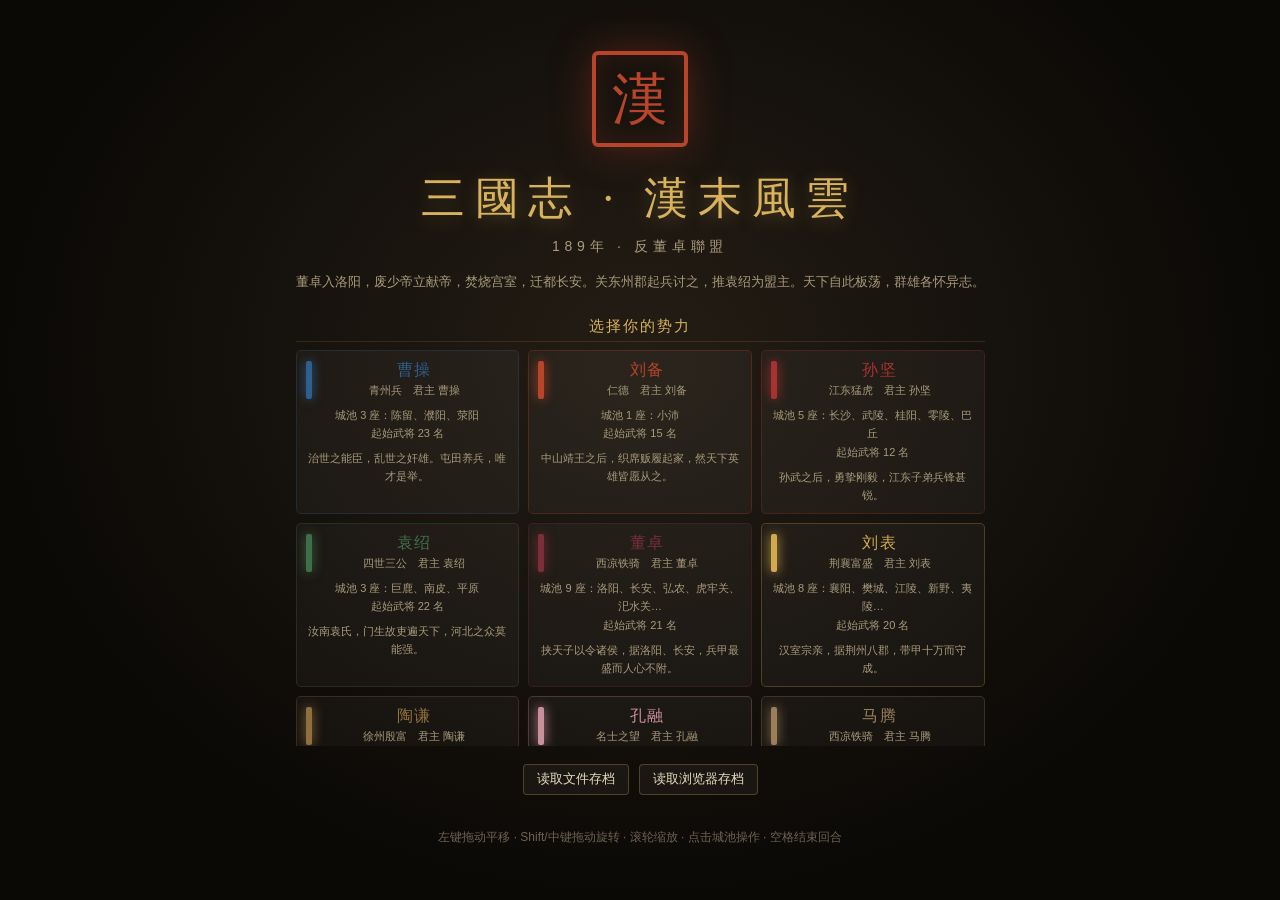
<file: index.html>
<!DOCTYPE html>
<html lang="zh-CN">
<head>
<meta charset="utf-8">
<meta name="viewport" content="width=device-width,initial-scale=1">
<title>三国志 · 汉末风云（Three.js 战棋）</title>
<link rel="stylesheet" href="css/style.css">
</head>
<body>

<!-- ===================== 开场 ===================== -->
<div id="boot" class="overlay show">
  <div class="boot-box">
    <div class="boot-seal">漢</div>
    <h1>三國志 · 漢末風雲</h1>
    <p class="boot-sub">建安风骨 · 沙盘战棋</p>
    <div id="bootProgress" class="boot-progress"><i></i></div>
    <div id="bootStatus" class="boot-status">正在展开舆图……</div>
    <div class="boot-tip">操作：左键拖动平移 · Shift/中键拖动旋转 · 滚轮缩放 · 点击城池/部队查看 · 空格结束回合</div>
  </div>
</div>

<!-- ===================== 主界面 ===================== -->
<div id="app" class="hidden">
  <canvas id="mapCanvas"></canvas>
  <canvas id="battleCanvas" class="hidden"></canvas>

  <!-- 顶栏 -->
  <header id="topbar">
    <div class="tb-left">
      <div id="factionBadge" class="faction-badge">
        <span class="fb-flag"></span>
        <span class="fb-name">—</span>
      </div>
      <div id="dateBox" class="date-box">—</div>
      <div class="res-group" id="resGroup">
        <span class="res res-gold" title="金钱"><i>金</i><b id="resGold">0</b></span>
        <span class="res res-food" title="兵粮"><i>粮</i><b id="resFood">0</b></span>
        <span class="res res-troop" title="总兵力"><i>兵</i><b id="resTroops">0</b></span>
        <span class="res res-city" title="城池"><i>城</i><b id="resCities">0</b></span>
        <span class="res res-gen" title="武将"><i>将</i><b id="resGenerals">0</b></span>
      </div>
    </div>
    <div class="tb-right">
      <button class="btn btn-ghost" id="btnView" title="重新取景，显示整幅地图">全图</button>
      <button class="btn btn-ghost" id="btnRoster">武将</button>
      <button class="btn btn-ghost" id="btnPowers">势力</button>
      <button class="btn btn-ghost" id="btnLog">战报</button>
      <button class="btn btn-ghost" id="btnSave">存档</button>
      <button class="btn btn-ghost" id="btnLoad">读档</button>
      <button class="btn btn-ghost" id="btnHelp">帮助</button>
      <button class="btn btn-primary" id="btnEndTurn">结束回合 <kbd>空格</kbd></button>
    </div>
  </header>

  <!-- 左：势力列表 -->
  <aside id="leftPanel" class="panel">
    <div class="panel-head">天下势力</div>
    <div id="powerList" class="panel-body"></div>
  </aside>

  <!-- 右：城池详情 -->
  <aside id="rightPanel" class="panel">
    <div id="cityPanel" class="city-panel">
      <div class="city-title">
        <span id="cityName">—</span>
        <span id="cityKind" class="tag">—</span>
      </div>
      <div id="cityOwner" class="city-owner">—</div>
      <div id="cityStats" class="city-stats"></div>
      <div id="cityGenerals" class="city-generals"></div>
      <div id="cityActions" class="city-actions"></div>
    </div>
  </aside>

  <!-- 底部提示 -->
  <div id="hintBar" class="hint-bar"></div>

  <!-- 回合结算飘字 -->
  <div id="toastLayer" class="toast-layer"></div>

  <!-- 大地图选中提示 -->
  <div id="mapTip" class="map-tip hidden"></div>
</div>

<!-- ===================== 战斗界面 ===================== -->
<div id="battleUI" class="hidden">
  <div id="battleTop">
    <div class="bt-side">
      <div class="bt-label">攻方</div>
      <div id="btAtkName" class="bt-name">—</div>
      <div id="btAtkTroops" class="bt-troops">—</div>
    </div>
    <div class="bt-mid">
      <div id="btTurn" class="bt-turn">第 1 回合</div>
      <div id="btSideNow" class="bt-sidenow">攻方行动</div>
      <div id="btWeather" class="bt-weather">—</div>
    </div>
    <div class="bt-side right">
      <div class="bt-label">守方</div>
      <div id="btDefName" class="bt-name">—</div>
      <div id="btDefTroops" class="bt-troops">—</div>
    </div>
  </div>

  <div id="battleLog" class="battle-log"></div>
  <div id="unitPanel" class="unit-panel hidden"></div>
  <div id="battleOrderBar" class="battle-order-bar">
    <button class="btn btn-sm" id="btWait">待机</button>
    <button class="btn btn-sm" id="btDefend">防御</button>
    <button class="btn btn-sm btn-primary" id="btSpecial">战法</button>
    <button class="btn btn-sm" id="btAuto">自动</button>
    <button class="btn btn-sm" id="btEndSide">结束本方 <kbd>空格</kbd></button>
  </div>
  <div id="battleResult" class="battle-result hidden"></div>
</div>

<!-- ===================== 通用弹窗 ===================== -->
<div id="modal" class="overlay hidden">
  <div class="modal-box">
    <div class="modal-head"><span id="modalTitle">标题</span><button id="modalClose" class="modal-close">✕</button></div>
    <div id="modalBody" class="modal-body"></div>
  </div>
</div>

<div id="tooltip" class="tooltip hidden"></div>

<!-- ===================== 引擎与数据 ===================== -->
<script src="vendor/three.min.js"></script>
<script src="js/mapdata.js"></script>
<script src="js/data_sites.js"></script>
<script src="js/data_factions.js"></script>
<script src="js/data_generals.js"></script>
<script src="js/data_portraits.js"></script>
<script src="js/portrait.js"></script>
<script src="js/portraits.js"></script>
<script src="js/core.js"></script>
<script src="js/slice.js"></script>
<script src="js/battle.js"></script>
<script src="js/save.js"></script>
<script src="js/map3d.js"></script>
<script src="js/battle3d.js"></script>
<script src="js/main.js"></script>
</body>
</html>
</file>
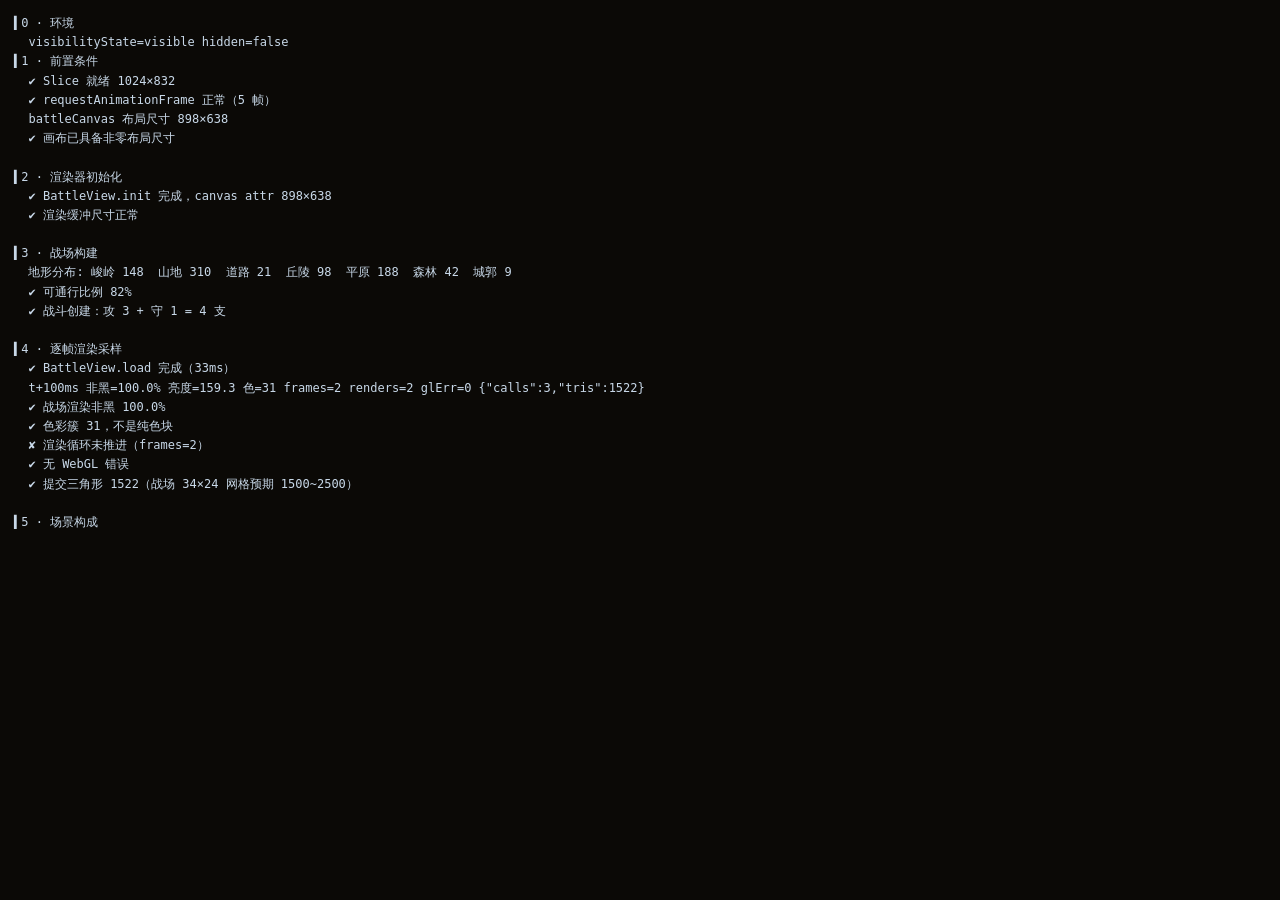
<file: _test/bt.html>
<!DOCTYPE html>
<html lang="zh-CN"><head><meta charset="utf-8"><title>战场渲染排查</title>
<link rel="stylesheet" href="/css/style.css">
<style>#log{position:fixed;inset:0;z-index:9999;background:#0b0906;color:#c8d8e8;font:12px/1.6 Consolas,monospace;padding:14px;overflow:auto;white-space:pre-wrap}
canvas{position:fixed;left:0;top:0;width:700px;height:500px;border:1px solid #444}</style></head>
<body>
<canvas id="mapCanvas"></canvas><canvas id="battleCanvas"></canvas>
<div id="log"></div>
<script>
window.__DIAG={errors:[]};
window.addEventListener('error',e=>window.__DIAG.errors.push(e.message+' @'+e.filename+':'+e.lineno));
window.addEventListener('unhandledrejection',e=>window.__DIAG.errors.push('rej: '+(e.reason&&(e.reason.stack||e.reason.message))));
</script>
<script src="/vendor/three.min.js"></script>
<script src="/js/mapdata.js"></script>
<script src="/js/data_sites.js"></script>
<script src="/js/data_factions.js"></script>
<script src="/js/data_generals.js"></script>
<script src="/js/data_portraits.js"></script>
<script src="/js/portrait.js"></script>
<script src="/js/portraits.js"></script>
<script src="/js/core.js"></script>
<script src="/js/slice.js"></script>
<script src="/js/battle.js"></script>
<script src="/js/battle3d.js"></script>
<script>
const L=[];const out=document.getElementById('log');
const say=(s)=>{L.push(s);out.textContent=L.join('\n');window.__PARTIAL=L.join('\n');};
const B=(s)=>say('\n=== '+s+' ===');
setTimeout(()=>{ if(!window.__DIAG.sent) fetch('/result',{method:'POST',body:(window.__PARTIAL||'(空)')+'\n\nWATCHDOG'}); },60000);

(async()=>{
  say('▍0 · 环境');
  say('  visibilityState='+document.visibilityState+' hidden='+document.hidden);

  const S=GameCore.newState('caocao',window.SANGUO_SCENARIO_189); GameCore.S=S;
  GameCore.buildAdjacency(); GameCore.initWars();
  await Slice.init(); SANGUO_MAP.sampleBattle=Slice.sample;
  const ok=s=>say('  ✔ '+s), bad=s=>say('  ✘ '+s), warn=s=>say('  ! '+s);

  say('▍1 · 前置条件');
  Slice.ready ? ok(`Slice 就绪 ${Slice.size().W}×${Slice.size().H}`) : bad('Slice 未就绪');
  // rAF 是整套渲染的前提；headless 下若被节流，后面所有帧数断言都会误报
  let rafCount=0;
  await new Promise((r)=>{ const tick=()=>{ if(++rafCount>=5) r(); else requestAnimationFrame(tick); }; requestAnimationFrame(tick);
    setTimeout(r, 3000); });
  rafCount>=5 ? ok(`requestAnimationFrame 正常（${rafCount} 帧）`) : bad(`rAF 异常，仅 ${rafCount} 帧`);

  const bcv=document.getElementById('battleCanvas');
  // 隐藏的 canvas clientWidth 为 0，会让 renderer 以 0×0 初始化（这是踩过的坑）
  bcv.classList.remove('hidden');
  bcv.style.cssText='position:fixed;left:0;top:0;width:900px;height:640px';
  await new Promise(r=>requestAnimationFrame(()=>requestAnimationFrame(r)));
  say(`  battleCanvas 布局尺寸 ${bcv.clientWidth}×${bcv.clientHeight}`);
  bcv.clientWidth>0 ? ok('画布已具备非零布局尺寸') : bad('画布尺寸为 0，渲染器会失效');

  say('');
  say('▍2 · 渲染器初始化');
  window.__BT={frames:0,renders:0,glErr:0};
  await BattleView.init(bcv);
  ok(`BattleView.init 完成，canvas attr ${bcv.width}×${bcv.height}`);
  (bcv.width>100 && bcv.height>100) ? ok('渲染缓冲尺寸正常') : bad(`渲染缓冲尺寸异常 ${bcv.width}×${bcv.height}`);

  say('');
  say('▍3 · 战场构建');
  const city=S.cities['luoyang'];
  const field=Battle.buildBattlefield(city.lon,city.lat,'t',{dir:'north',sample:3,road:true});
  const tf={}; field.grid.forEach(t=>tf[t]=(tf[t]||0)+1);
  say('  地形分布: '+Object.entries(tf).map(([k,v])=>Battle.TERRAIN[k].name+' '+v).join('  '));
  const passable=field.grid.filter(t=>t!=='water'&&t!=='peak').length/(field.w*field.h);
  passable>0.5 ? ok(`可通行比例 ${(passable*100).toFixed(0)}%`) : bad(`可通行仅 ${(passable*100).toFixed(0)}%`);
  const gs=GameCore.generalsIn('chenliu').slice(0,3);
  const bt=Battle.createBattle({field,city,
    attacker:{faction:'caocao',name:'曹',units:gs.map(g=>({general:g,troopType:'gun',troops:9000,train:60,morale:75}))},
    defender:{faction:'dongzhuo',name:'董',units:[],cityGarrison:{troops:9000,train:60,morale:75,troopType:'gun'}}});
  bt.units.length===4 ? ok(`战斗创建：攻 3 + 守 1 = ${bt.units.length} 支`) : warn(`战斗单位数 ${bt.units.length}（预期 4）`);

  say('');
  say('▍4 · 逐帧渲染采样');
  const t0=performance.now();
  BattleView.load(bt);
  ok(`BattleView.load 完成（${(performance.now()-t0).toFixed(0)}ms）`);
  let best=null;
  for (const wait of [100,400,900,1800,3000]) {
    await new Promise(r=>setTimeout(r,wait));
    const c=document.createElement('canvas'); c.width=350;c.height=250;
    const x=c.getContext('2d'); x.drawImage(bcv,0,0,350,250);
    const d=x.getImageData(0,0,350,250).data;
    let nb=0,sum=0; const set=new Set();
    for(let i=0;i<d.length;i+=4){const v=d[i]+d[i+1]+d[i+2];sum+=v;if(v>30)nb++;set.add((d[i]>>4)+','+(d[i+1]>>4)+','+(d[i+2]>>4));}
    const ratio=nb/(350*250);
    say(`  t+${wait}ms 非黑=${(ratio*100).toFixed(1)}% 亮度=${(sum/(350*250*3)).toFixed(1)} 色=${set.size} frames=${window.__BT.frames} renders=${window.__BT.renders} glErr=${window.__BT.glErr} ${JSON.stringify(window.__BT.info||{})}`);
    if (!best || ratio>best.ratio) best={ratio, colors:set.size, url:c.toDataURL('image/png'), t:wait};
    if (ratio>0.3) break;
  }
  window.__SHOT=best && best.url;
  (best && best.ratio>0.9) ? ok(`战场渲染非黑 ${(best.ratio*100).toFixed(1)}%`) : bad(`战场渲染非黑仅 ${best?(best.ratio*100).toFixed(1):0}%，疑似全黑`);
  (best && best.colors>20) ? ok(`色彩簇 ${best.colors}，不是纯色块`) : bad(`色彩簇仅 ${best?best.colors:0}，画面可能是纯色`);
  window.__BT.frames>2 ? ok(`渲染循环运行中（frames=${window.__BT.frames} renders=${window.__BT.renders}）`) : bad(`渲染循环未推进（frames=${window.__BT.frames}）`);
  window.__BT.glErr===0 ? ok('无 WebGL 错误') : bad(`WebGL 错误码 ${window.__BT.glErr}`);
  const tris = window.__BT.info ? window.__BT.info.tris : 0;
  (tris>500 && tris<50000) ? ok(`提交三角形 ${tris}（战场 34×24 网格预期 1500~2500）`) : warn(`提交三角形 ${tris} 偏离预期`);

  say('');
  say('▍5 · 场景构成');
  const sc=BattleView.scene;
  const unitLayer=sc.children.filter(o=>o.type==='Group');
  ok(`场景对象 ${sc.children.length} 个，其中 Group ${unitLayer.length} 个`);
  sc.children.some(o=>o.type==='Mesh'&&o.geometry&&o.geometry.index&&o.geometry.index.count>1000)
    ? ok('存在地形网格（索引数 > 1000）') : bad('未找到地形网格');
  const cam=BattleView.cam;
  say(`  相机 dist=${cam.dist} phi=${cam.phi} target=(${cam.target.x.toFixed(1)},${cam.target.y.toFixed(1)},${cam.target.z.toFixed(1)})`);
  (cam.dist>5 && cam.dist<200) ? ok('相机距离合理') : bad(`相机距离异常 ${cam.dist}`);

  say('');
  say('▍6 · 战法特效');
  BattleView.spawnFx('fire',10,10); BattleView.spawnFx('slash',12,12); BattleView.spawnFx('impact',14,12); BattleView.spawnFx('banner',12,10);
  const fxMeshes = () => BattleView.scene.children.reduce((n,o)=>n + (o.children?o.children.length:0), 0);
  const fxN = fxMeshes();
  await new Promise(r=>setTimeout(r,300));
  fxN > 0 ? ok(`四类特效（fire/slash/impact/banner）生成无异常，场景内 mesh ${fxN} 个`) : warn('特效未生成到场景中（可能已到期回收）');

  say('');
  const errs=window.__DIAG.errors;
  errs.length ? errs.forEach(e=>bad(e)) : ok('全程无 JS 错误');
  window.__DIAG.sent=true;
  await fetch('/result',{method:'POST',body:L.join('\n')});
  if(window.__SHOT) await fetch('/shot',{method:'POST',body:window.__SHOT});
  document.title='DONE';
})();

</script></body></html>
</file>
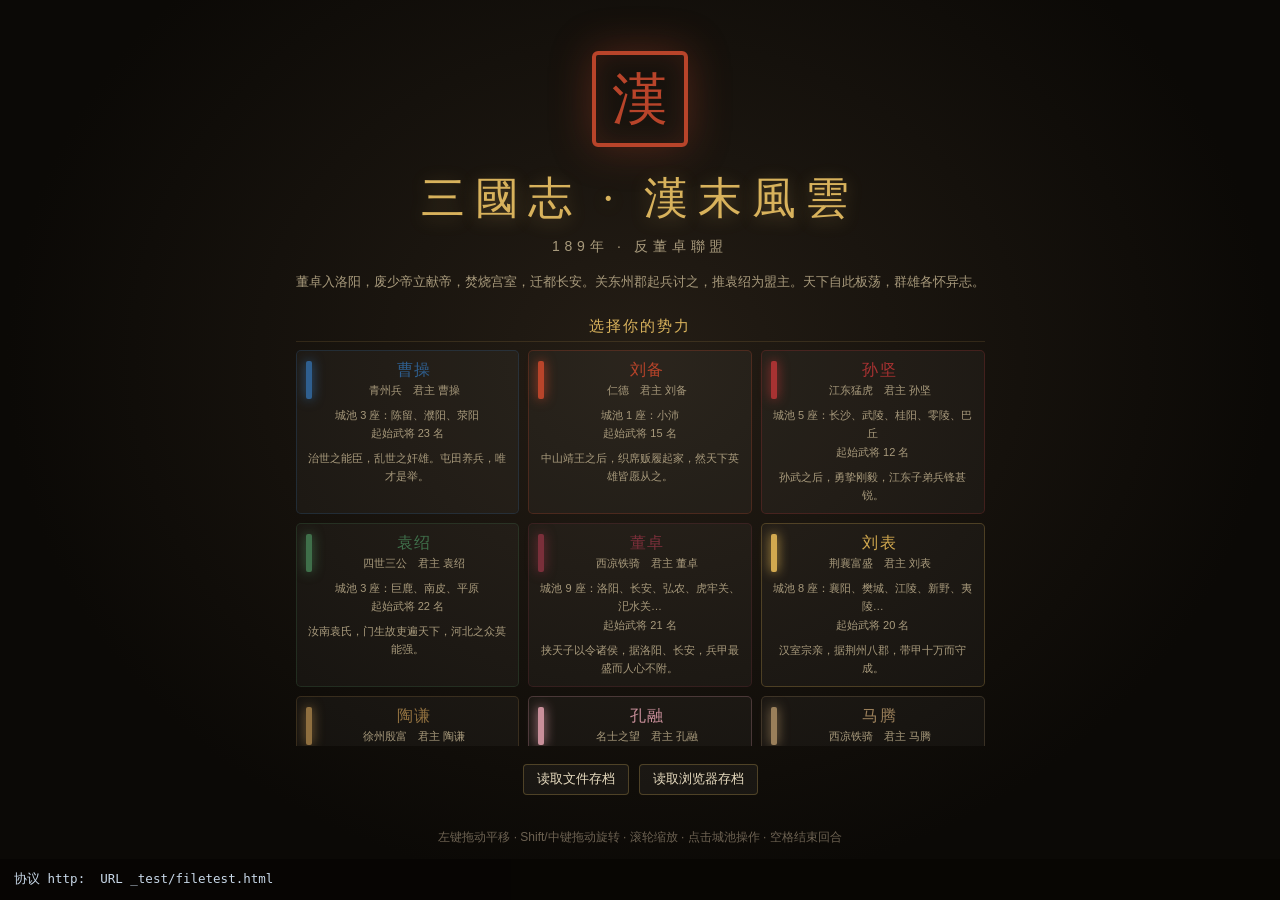
<file: _test/filetest.html>
<!DOCTYPE html>
<html lang="zh-CN"><head><meta charset="utf-8"><title>file 测试</title>
<style>html,body{margin:0;height:100%;overflow:hidden;background:#111}
#fr{position:fixed;left:0;top:0;width:100%;height:100%;border:0}
#log{position:fixed;left:0;bottom:0;width:100%;max-height:52%;z-index:99999;background:rgba(8,6,4,.93);color:#c8d8e8;
font:12.5px/1.65 Consolas,"Microsoft YaHei",monospace;padding:10px 14px;overflow:auto;white-space:pre-wrap}
.ok{color:#7ad0a8}.err{color:#ff7a5a}.warn{color:#e8c05a}</style></head>
<body>
<iframe id="fr" src="../index.html"></iframe>
<div id="log">file:// 测试启动…</div>
<script>
const L=[];const out=document.getElementById('log');
const say=(s,c)=>{L.push(c?'<span class="'+c+'">'+s+'</span>':s);out.innerHTML=L.join('\n');out.scrollTop=out.scrollHeight;};
const ok=s=>say('✔ '+s,'ok'),bad=s=>say('✘ '+s,'err'),warn=s=>say('! '+s,'warn');
const wait=ms=>new Promise(r=>setTimeout(r,ms));
const T0=Date.now();
(async()=>{
  try{
    say('协议 '+location.protocol+'  URL '+location.pathname.split('/').slice(-2).join('/'));
    const W=fr.contentWindow;
    const errs=[];
    W.addEventListener('error',e=>errs.push(e.message+' @'+(e.filename||'').split(/[\\/]/).pop()+':'+e.lineno));
    W.addEventListener('unhandledrejection',e=>errs.push('promise: '+(e.reason&&(e.reason.message||e.reason))));
    await new Promise(r=>{ if(fr.contentDocument.readyState==='complete') r(); else fr.onload=r; });
    await wait(3500);
    const D=fr.contentDocument;
    const need=['THREE','SANGUO_MAP','GameCore','Battle','SaveSys','MapView','BattleView','Portraits','Slice'];
    const miss=need.filter(n=>!W[n]);
    miss.length?bad('模块缺失: '+miss.join(',')):ok('全部 '+need.length+' 个模块就绪');
    const cards=D.querySelectorAll('#startCards .card');
    cards.length?ok('势力卡片 '+cards.length+' 张'):bad('势力卡片未渲染');
    const c=[...cards].find(x=>x.dataset.fid==='caocao');
    if(c){ c.click(); await wait(6500); }
    !D.getElementById('app').classList.contains('hidden')?ok('主界面已显示'):bad('主界面隐藏');
    const cv=D.getElementById('mapCanvas');
    say('canvas '+cv.width+'x'+cv.height);
    const h1=W.MapView.terrainHeightAt(104.07,30.66);
    h1>5?ok('内嵌高程 PNG 解码成功（成都 '+h1.toFixed(2)+'）'):bad('高程解码失败 h='+h1);
    await wait(2500);
    const sc=document.createElement('canvas');sc.width=520;sc.height=390;
    sc.getContext('2d').drawImage(cv,0,0,520,390);
    const dd=sc.getContext('2d').getImageData(0,0,520,390).data;
    let nb=0;for(let i=0;i<dd.length;i+=4)if(dd[i]+dd[i+1]+dd[i+2]>30)nb++;
    nb>520*390*0.5?ok('地图渲染正常（非黑 '+(nb/(520*390)*100).toFixed(1)+'%）'):bad('地图几乎全黑 '+(nb/(520*390)*100).toFixed(1)+'%');
    const img=await W.Portraits.get('关羽');
    img?ok('真实武将头像加载成功 '+img.width+'x'+img.height):bad('头像加载失败');
    const cc=document.createElement('canvas');cc.width=96;cc.height=96;
    await W.Portraits.paint(cc,W.GameCore.S.generals[Object.keys(W.GameCore.S.generals)[0]],{size:96});
    const pd=cc.getContext('2d').getImageData(0,0,96,96).data;
    let nz=0;for(let i=0;i<pd.length;i+=4)if(pd[i]+pd[i+1]+pd[i+2]>40)nz++;
    nz>96*96*0.5?ok('头像绘制正常（非空 '+(nz/(96*96)*100).toFixed(0)+'%）'):warn('头像偏空 '+(nz/(96*96)*100).toFixed(0)+'%');
    const before=D.getElementById('dateBox').textContent;
    D.getElementById('btnEndTurn').click();
    await wait(5000);
    const after=D.getElementById('dateBox').textContent;
    before!==after?ok('回合推进 '+before+' → '+after):warn('回合未推进');
    const ser=W.SaveSys.serialize();
    ok('存档序列化 '+(JSON.stringify(ser).length/1024).toFixed(0)+' KB');
    say('  '+W.SaveSys.saveLocal(0).msg);
    errs.length?errs.forEach(e=>bad(e)):ok('file:// 下无 JS 错误');
    say('');
    say((errs.length?'<span class="err">FAILED</span>':'<span class="ok">ALL PASS</span>')+'   耗时 '+((Date.now()-T0)/1000).toFixed(1)+'s');
    document.title = errs.length ? ('FILETEST-FAIL-'+errs.length) : 'FILETEST-PASS';
  }catch(e){ bad('测试异常: '+e.message); say(String(e.stack||'').slice(0,400)); document.title='FILETEST-ERROR'; }
  window.__DONE=true;
})();
</script></body></html>
</file>
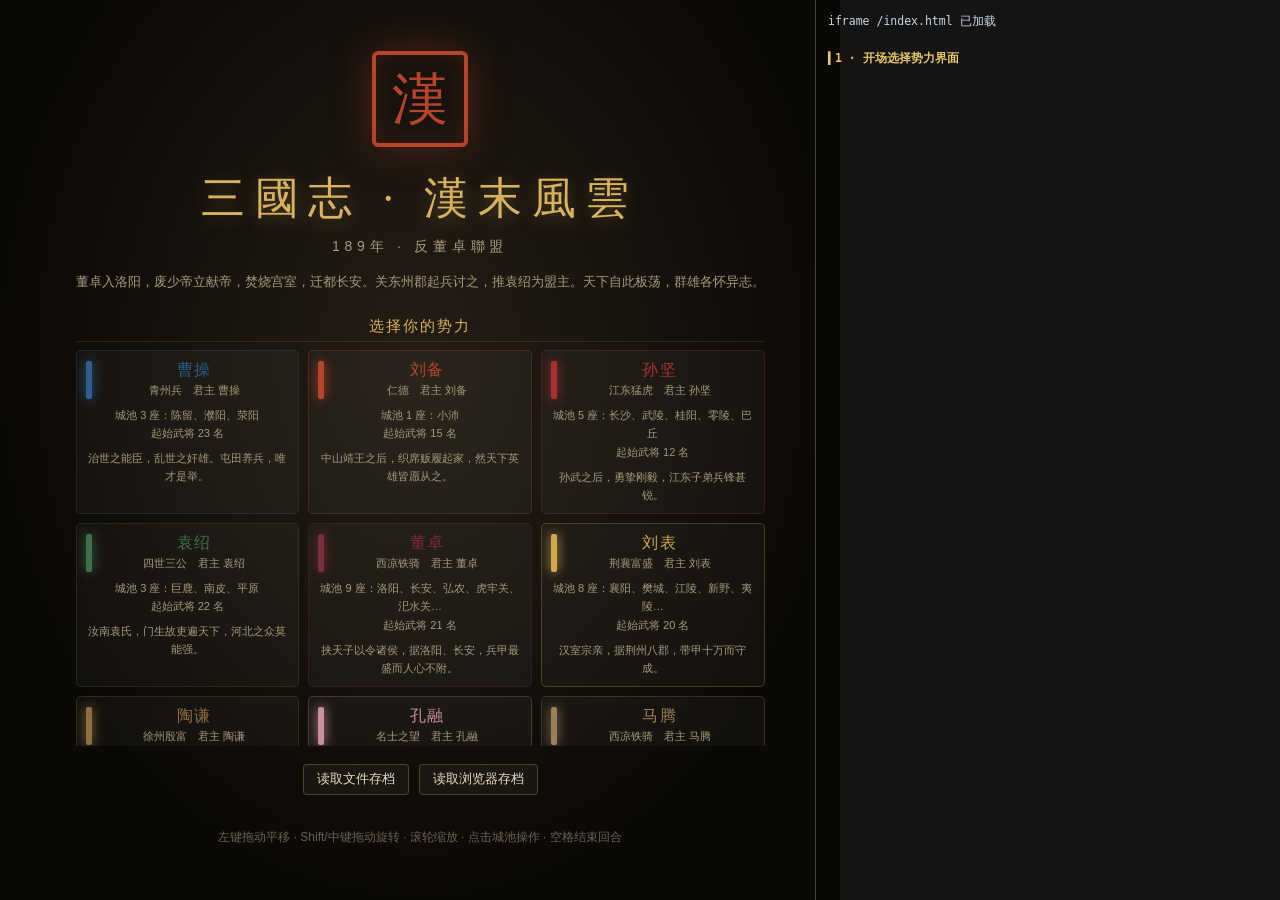
<file: _test/ui.html>
<!DOCTYPE html>
<html lang="zh-CN"><head><meta charset="utf-8"><title>真实入口页测试</title>
<style>#log{position:fixed;right:0;top:0;width:440px;bottom:0;z-index:99999;background:rgba(8,6,4,.94);color:#c8d8e8;
font:11.5px/1.6 Consolas,"Microsoft YaHei",monospace;padding:12px;overflow:auto;white-space:pre-wrap;border-left:1px solid #443}
#log b{color:#e8c86a}.ok{color:#7ad0a8}.err{color:#ff7a5a}.warn{color:#e8c05a}</style>
</head>
<body>
<iframe id="fr" src="/index.html" style="position:fixed;left:0;top:0;width:calc(100% - 440px);height:100%;border:0"></iframe><div id="log"></div>
<script>
window.__DIAG={sent:false};
const L=[];const out=document.getElementById('log');
const say=(s,c)=>{L.push(c?'<span class="'+c+'">'+s+'</span>':s);out.innerHTML=L.join('\n');window.__PARTIAL=L.join('\n');};
const ok=s=>say('  <span class="ok">✔</span> '+s), bad=s=>say('  <span class="err">✘ '+s+'</span>'), warn=s=>say('  <span class="warn">! '+s+'</span>');
const head=s=>say('\n<b>▍'+s+'</b>');
setTimeout(()=>{ if(!window.__DIAG||!window.__DIAG.sent) fetch('/result',{method:'POST',body:(window.__PARTIAL||'(空)')+'\n\nWATCHDOG'}); },110000);

const fr=document.getElementById('fr');
const wait=(ms)=>new Promise(r=>setTimeout(r,ms));
function shot(cv,w,h){const c=document.createElement('canvas');c.width=w;c.height=h;c.getContext('2d').drawImage(cv,0,0,w,h);return c;}
async function post(cv,w,h,label){ const c=shot(cv,w,h); await fetch('/shot',{method:'POST',body:c.toDataURL('image/png')}); say('    · 截图 '+label); }

(async()=>{
 try{
  await new Promise(r=>{ fr.onload=r; });
  say('iframe /index.html 已加载');
  const W=fr.contentWindow, D=fr.contentDocument;

  // 收集 iframe 内错误
  const errs=[];
  W.addEventListener('error',e=>errs.push('err: '+e.message));
  W.addEventListener('unhandledrejection',e=>errs.push('rej: '+(e.reason&&(e.reason.message||e.reason))));

  head('1 · 开场选择势力界面');
  await wait(3500);
  const boot=D.getElementById('boot');
  say('  #boot class = "'+boot.className+'"  文本长度 '+boot.textContent.length);
  const cards=D.querySelectorAll('#startCards .card');
  ok(`势力选择卡片 ${cards.length} 张: ${[...cards].slice(0,6).map(c=>c.querySelector('.card-t').textContent).join('、')}…`);
  const bootSeal=D.querySelector('.boot-seal');
  say('  印章元素 '+(bootSeal?'存在':'缺失')+'  标题 "'+(D.querySelector('.boot-box h1')||{}).textContent+'"');

  head('2 · 点击"曹操"开局');
  const caocao=[...cards].find(c=>c.dataset.fid==='caocao');
  if(!caocao){ bad('找不到曹操卡片'); throw new Error('no caocao card'); }
  caocao.click();
  await wait(5000);
  const app=D.getElementById('app');
  say('  #app class = "'+app.className+'"');
  !app.classList.contains('hidden') ? ok('主界面已显示') : bad('主界面仍隐藏');
  const cv=D.getElementById('mapCanvas');
  say('  mapCanvas 尺寸 attr='+cv.width+'x'+cv.height+' css='+cv.clientWidth+'x'+cv.clientHeight);

  head('3 · 顶栏数据');
  const g=(id)=>(D.getElementById(id)||{}).textContent;
  say(`  势力="${g('factionBadge').replace(/\s+/g,'')}"  日期="${g('dateBox')}"`);
  say(`  金=${g('resGold')}  粮=${g('resFood')}  兵=${g('resTroops')}  城=${g('resCities')}  将=${g('resGenerals')}`);
  (g('resCities')==='3') ? ok('曹操初始 3 城，符合剧本') : warn('城数='+g('resCities')+'（预期 3）');

  head('4 · 势力列表');
  const pr=D.querySelectorAll('#powerList .power-row');
  ok(`势力列表 ${pr.length} 行`);
  say('  前 5 行: '+[...pr].slice(0,5).map(r=>r.textContent.replace(/\s+/g,' ').trim()).join(' | '));

  head('5 · 地图渲染');
  await wait(2500);
  const st=(()=>{const c=shot(cv,400,300);const d=c.getContext('2d').getImageData(0,0,400,300).data;
    let nb=0,sum=0;const set=new Set();for(let i=0;i<d.length;i+=4){const v=d[i]+d[i+1]+d[i+2];sum+=v;if(v>30)nb++;set.add((d[i]>>4)+','+(d[i+1]>>4)+','+(d[i+2]>>4));}
    return {ratio:nb/(400*300),bright:sum/(400*300*3),colors:set.size,url:c.toDataURL('image/png')};})();
  say(`  非黑=${(st.ratio*100).toFixed(1)}%  亮度=${st.bright.toFixed(1)}  色彩簇=${st.colors}`);
  st.ratio>0.6 ? ok('战略地图渲染正常') : bad('地图渲染异常');
  await fetch('/shot',{method:'POST',body:st.url}); say('    · 截图 开局地图');

  head('6 · 点击城池打开面板');
  // 用 MapView 的 API 直接选中城池（等价于点击）
  W.MapView.focusOn(114.5,34.7,20);
  await wait(1500);
  // 触发 pick：直接调用 MainUI 内部不可见，改为点 canvas 中心
  const rect=cv.getBoundingClientRect();
  const ev=(type,x,y)=>cv.dispatchEvent(new W.MouseEvent(type,{clientX:x,clientY:y,bubbles:true,button:0}));
  // 用 pointer 事件序列模拟点击
  const px=rect.left+rect.width*0.5, py=rect.top+rect.height*0.55;
  cv.dispatchEvent(new W.PointerEvent('pointerdown',{clientX:px,clientY:py,bubbles:true,button:0,pointerId:1}));
  cv.dispatchEvent(new W.PointerEvent('pointerup',{clientX:px,clientY:py,bubbles:true,button:0,pointerId:1}));
  await wait(2200);
  const cn=g('cityName');
  say('  城池面板 #cityName = "'+cn+'"');
  if(cn && cn!=='—'){
    ok('点击城池成功打开面板');
    say('  归属: "'+g('cityOwner').replace(/\s+/g,' ').trim()+'"');
    const stats=D.querySelectorAll('#cityStats .stat');
    ok(`城池属性行 ${stats.length} 项`);
    const chips=D.querySelectorAll('#cityGenerals .gen-chip');
    say(`  武将格 ${chips.length} 个`);
    const acts=D.querySelectorAll('#cityActions .btn');
    ok(`内政/军事按钮 ${acts.length} 个: ${[...acts].map(b=>b.textContent).join(' ')}`);
    // 检查头像是否真的画上了（非空白）
    if(chips.length){
      const cc=chips[0].querySelector('canvas');
      const dd=cc.getContext('2d').getImageData(0,0,cc.width,cc.height).data;
      let nz=0;for(let i=0;i<dd.length;i+=4)if(dd[i]+dd[i+1]+dd[i+2]>40)nz++;
      const pct=nz/(cc.width*cc.height)*100;
      pct>60?ok(`武将头像已绘制（非空 ${pct.toFixed(0)}%，尺寸 ${cc.width}×${cc.height}）`):warn(`头像偏空 ${pct.toFixed(0)}%`);
      say('  武将: '+[...chips].map(c=>c.textContent.trim()).join(' '));
    }
    await post(cv,400,300,'城池面板');
  } else bad('未能打开城池面板');

  head('7 · 弹窗：武将 / 势力 / 战报 / 帮助 / 存档');
  for(const [id,label] of [['btnRoster','武将名册'],['btnPowers','势力'],['btnLog','战报'],['btnHelp','帮助'],['btnSave','存档']]){
    D.getElementById(id).click();
    await wait(700);
    const mb=D.getElementById('modal'), mtitle=D.getElementById('modalTitle').textContent;
    const mbody=D.getElementById('modalBody');
    const vis=!mb.classList.contains('hidden');
    const cards=mbody.querySelectorAll('.card').length, rows=mbody.querySelectorAll('.kv').length;
    vis?ok(`${label} 弹窗打开（标题"${mtitle}"，卡片 ${cards}，条目 ${rows}，正文 ${mbody.textContent.length} 字）`):bad(`${label} 弹窗未打开`);
    if(vis) await post(cv,10,10,label+'（忽略）').catch(()=>{});
    D.getElementById('modalClose').click();
    await wait(300);
  }

  head('8 · 结束回合（含 AI）');
  const before=g('dateBox');
  D.getElementById('btnEndTurn').click();
  await wait(6000);
  const after=g('dateBox');
  say(`  日期 "${before}" -> "${after}"`);
  before!==after?ok('回合推进成功'):bad('回合未推进');
  say('  资源: 金='+g('resGold')+' 粮='+g('resFood')+' 兵='+g('resTroops'));
  const toasts=D.querySelectorAll('#toastLayer .toast');
  say(`  提示条 ${toasts.length} 条: ${[...toasts].slice(0,3).map(t=>t.textContent).join(' | ')}`);

  head('9 · 存档导出');
  // 直接测 SaveSys
  const ser=W.SaveSys.serialize();
  ok(`序列化成功 ${(JSON.stringify(ser).length/1024).toFixed(0)} KB  势力=${ser.meta.playerName} ${ser.meta.year}年${ser.meta.month}月`);
  const lr=W.SaveSys.saveLocal(3);
  const lret=W.SaveSys.loadLocal(3);
  lret.ok?ok('浏览器存档往返成功'):bad('浏览器存档失败: '+lr.msg);
  say('  SaveSys.download 存在: '+(typeof W.SaveSys.download==='function'));

  head('10 · 战斗场景');
  // 直接在 iframe 内构造一场战斗
  try{
    const S=W.GameCore.S;
    const cap=W.GameCore.factionCities('caocao')[0];
    const tgt=Object.values(S.cities).find(c=>c.owner!=='caocao'&&c.owner!=='neutral');
    const gs=W.GameCore.generalsIn(cap.id).filter(x=>!x.army).slice(0,3);
    const fa=W.GameCore.formArmy('caocao',cap.id,gs.map(x=>x.id),Math.floor(cap.troops*0.7),tgt.id);
    say('  出兵: '+(fa.ok?W.GameCore.armyName(fa.army)+' -> '+tgt.name:fa.msg));
    if(fa.ok){
      W.GameCore.marchArmy(fa.army,tgt.id);
      // 强制推进到城下
      for(let i=0;i<12 && fa.army.state==='moving';i++) W.GameCore.stepArmy(fa.army);
      say('  部队状态: '+fa.army.state+' 位置 '+S.cities[fa.army.at].name);
      // 触发真实战斗入口
      const bc=D.getElementById('battleCanvas');
      say('  战斗画布当前 class="'+bc.className+'"');
      // 直接调用内部 startBattle 不可见，改用结束回合触发
      D.getElementById('btnEndTurn').click();
      await wait(7000);
      const bu=D.getElementById('battleUI');
      const inBattle=!bu.classList.contains('hidden');
      if(inBattle){
        ok('已进入战斗界面');
        say('  '+g('btAtkName')+' vs '+g('btDefName')+'  '+g('btTurn')+' / '+g('btSideNow')+'  天候 '+g('btWeather'));
        await wait(2500);
        const bst=(()=>{const c=shot(bc,400,300);const d=c.getContext('2d').getImageData(0,0,400,300).data;
          let nb=0,sum=0;for(let i=0;i<d.length;i+=4){const v=d[i]+d[i+1]+d[i+2];sum+=v;if(v>30)nb++;}
          return {ratio:nb/(400*300),bright:sum/(400*300*3),url:c.toDataURL('image/png')};})();
        say(`  战场 非黑=${(bst.ratio*100).toFixed(1)}% 亮度=${bst.bright.toFixed(1)}`);
        bst.ratio>0.5?ok('战场渲染正常'):bad('战场渲染异常');
        await fetch('/shot',{method:'POST',body:bst.url}); say('    · 截图 战场');
        const lg=D.querySelectorAll('#battleLog div');
        ok(`战斗日志 ${lg.length} 条: ${[...lg].slice(0,2).map(x=>x.textContent).join(' | ')}`);
        // 结束本方
        const es=D.getElementById('btEndSide');
        if(!es.disabled){ es.click(); await wait(5000); say('  结束本方行动后: '+g('btTurn')+' / '+g('btSideNow')); }
        const es2=D.getElementById('btEndSide');
        if(!es2.disabled){ es2.click(); await wait(5000); say('  再次结束: '+g('btTurn')+' / '+g('btSideNow')); }
        // 自动战斗
        D.getElementById('btAuto').click();
        await wait(12000);
        const res=D.getElementById('battleResult');
        if(!res.classList.contains('hidden')){
          ok('战斗已分出胜负');
          say('  结果: '+res.textContent.replace(/\s+/g,' ').trim().slice(0,120));
          await post(bc,400,300,'战斗结算');
          D.getElementById('brBack').click();
          await wait(3000);
          const back=!D.getElementById('app').classList.contains('hidden');
          back?ok('已返回大地图'):bad('未能返回大地图');
          say('  返回后资源: 城='+g('resCities')+' 兵='+g('resTroops'));
        } else { warn('战斗尚未结束（12s 内）'); }
      } else warn('未进入战斗界面（部队可能未抵达或状态非 sieging）');
    }
  }catch(e){ bad('战斗测试异常: '+e.message); say(String(e.stack||'').slice(0,400)); }

  head('汇总');
  errs.length?errs.forEach(e=>bad(e)):ok('iframe 内无 JS 错误');
  say('\n完成');
 }catch(e){
  bad('测试脚本异常: '+e.message); say(String(e.stack||'').slice(0,600));
 }
 window.__DIAG.sent=true;
 await fetch('/result',{method:'POST',body:L.join('\n')});
 document.title='DONE';
})();
</script></body></html>
</file>
<file: css/style.css>
/* ==========================================================================
   三国志·汉末风云  样式
   风格：绢本设色 + 竹简墨色。深色底 + 鎏金描边 + 楷/宋体中文
   ========================================================================== */
:root{
  --ink:#12100c;
  --ink2:#1c1813;
  --panel:rgba(24,20,15,.90);
  --panel2:rgba(34,28,20,.94);
  --gold:#d8b25c;
  --gold-dim:#9a7c38;
  --jade:#5fa88a;
  --blood:#b8442a;
  --paper:#e8dcc0;
  --paper-dim:#a89a7c;
  --line:rgba(216,178,92,.28);
  --line2:rgba(216,178,92,.14);
  --shadow:0 8px 28px rgba(0,0,0,.55);
  --font:"Songti SC","STSong","SimSun","Noto Serif CJK SC",serif;
  --font-ui:"Microsoft YaHei","PingFang SC","Hiragino Sans GB",sans-serif;
}
*{box-sizing:border-box;margin:0;padding:0}
html,body{width:100%;height:100%;overflow:hidden;background:var(--ink);color:var(--paper);font-family:var(--font-ui);-webkit-font-smoothing:antialiased}
.hidden{display:none!important}
canvas{display:block}
#mapCanvas{position:absolute;inset:0;width:100%;height:100%;z-index:1}
#battleCanvas{position:absolute;inset:0;width:100%;height:100%;z-index:25}
kbd{font-family:var(--font-ui);font-size:10px;padding:1px 4px;border:1px solid var(--line);border-radius:3px;color:var(--paper-dim);margin-left:3px}

/* ---------------------------------------------------------------- 开场 */
.overlay{position:fixed;inset:0;z-index:100;display:flex;align-items:center;justify-content:center;background:radial-gradient(ellipse at 50% 40%,#241d15 0%,#0b0906 70%)}
.overlay.show{display:flex}
.boot-box{text-align:center;max-width:640px;padding:40px}
.boot-seal{width:96px;height:96px;margin:0 auto 22px;border:4px solid var(--blood);color:var(--blood);
  font-family:var(--font);font-size:56px;line-height:88px;border-radius:6px;
  box-shadow:0 0 40px rgba(184,68,42,.35),inset 0 0 26px rgba(184,68,42,.18);animation:sealPulse 3.2s ease-in-out infinite}
@keyframes sealPulse{0%,100%{transform:scale(1);opacity:.92}50%{transform:scale(1.045);opacity:1}}
.boot-box h1{font-family:var(--font);font-size:44px;letter-spacing:.22em;color:var(--gold);text-shadow:0 3px 18px rgba(216,178,92,.32);font-weight:400}
.boot-sub{margin-top:10px;color:var(--paper-dim);letter-spacing:.34em;font-size:14px}
.boot-progress{margin:30px auto 0;width:340px;height:3px;background:rgba(255,255,255,.09);border-radius:2px;overflow:hidden}
.boot-progress i{display:block;height:100%;width:0;background:linear-gradient(90deg,var(--gold-dim),var(--gold));transition:width .4s ease}
.boot-status{margin-top:14px;font-size:13px;color:var(--paper-dim);letter-spacing:.1em;min-height:20px}
.boot-tip{margin-top:30px;font-size:12px;color:#6d6252;line-height:2}

/* ---------------------------------------------------------------- 顶栏 */
#topbar{position:absolute;top:0;left:0;right:0;height:52px;z-index:20;display:flex;align-items:center;justify-content:space-between;
  padding:0 12px;background:linear-gradient(180deg,rgba(12,10,7,.96),rgba(12,10,7,.72) 70%,transparent);border-bottom:1px solid var(--line2)}
.tb-left,.tb-right{display:flex;align-items:center;gap:8px}
.faction-badge{display:flex;align-items:center;gap:8px;padding:5px 12px 5px 8px;background:rgba(0,0,0,.42);border:1px solid var(--line);border-radius:4px}
.fb-flag{width:14px;height:20px;border-radius:2px;background:#888;box-shadow:0 0 10px currentColor}
.fb-name{font-family:var(--font);font-size:17px;letter-spacing:.1em;color:var(--paper)}
.date-box{font-family:var(--font);font-size:15px;color:var(--gold);letter-spacing:.08em;padding:5px 10px;background:rgba(0,0,0,.34);border:1px solid var(--line2);border-radius:4px}
.res-group{display:flex;gap:6px;margin-left:6px}
.res{display:flex;align-items:center;gap:5px;padding:4px 9px;background:rgba(0,0,0,.38);border:1px solid var(--line2);border-radius:4px;font-size:13px}
.res i{font-style:normal;font-family:var(--font);font-size:11px;color:var(--paper-dim);border:1px solid var(--line2);border-radius:2px;padding:0 3px;line-height:15px}
.res b{font-family:var(--font-ui);font-weight:600;color:var(--paper);font-variant-numeric:tabular-nums}
.res-gold b{color:#e8c86a}.res-food b{color:#9ec46a}.res-troop b{color:#e08a6a}.res-city b{color:#8fb4d8}.res-gen b{color:#c8a8e0}

.btn{font-family:var(--font-ui);font-size:12.5px;padding:6px 13px;border-radius:4px;cursor:pointer;border:1px solid var(--line);
  background:rgba(255,255,255,.045);color:var(--paper);transition:all .16s ease;white-space:nowrap}
.btn:hover{background:rgba(216,178,92,.16);border-color:var(--gold);color:#fff;transform:translateY(-1px)}
.btn:active{transform:translateY(0)}
.btn-primary{background:linear-gradient(180deg,#8e3a24,#6d2a18);border-color:#b8442a;color:#f6e6c8;font-weight:600}
.btn-primary:hover{background:linear-gradient(180deg,#b8442a,#8e3a24);border-color:#e05a3a;box-shadow:0 0 16px rgba(184,68,42,.5)}
.btn-ghost{background:transparent}
.btn-sm{padding:4px 9px;font-size:11.5px}
.btn[disabled]{opacity:.36;cursor:not-allowed;transform:none}

/* ---------------------------------------------------------------- 面板 */
.panel{position:absolute;z-index:15;background:var(--panel);border:1px solid var(--line);border-radius:5px;box-shadow:var(--shadow);backdrop-filter:blur(7px)}
.panel-head{font-family:var(--font);font-size:15px;letter-spacing:.14em;color:var(--gold);padding:9px 13px;border-bottom:1px solid var(--line2);text-align:center}
.panel-body{max-height:52vh;overflow-y:auto;padding:6px}
#leftPanel{left:12px;top:62px;width:216px}
#rightPanel{right:12px;top:62px;width:330px;max-height:calc(100vh - 78px);overflow-y:auto}

.power-row{display:flex;align-items:center;gap:9px;padding:6px 8px;border-radius:4px;cursor:pointer;transition:background .14s}
.power-row:hover{background:rgba(216,178,92,.12)}
.power-row.dead{opacity:.34;filter:grayscale(1)}
.power-row.me{background:rgba(216,178,92,.14);border-left:3px solid var(--gold)}
.pw-flag{width:5px;height:22px;border-radius:2px;flex-shrink:0}
.pw-name{font-family:var(--font);font-size:14px;flex:1;letter-spacing:.06em}
.pw-stat{font-size:11px;color:var(--paper-dim);font-variant-numeric:tabular-nums}
.pw-rel{font-size:10px;padding:1px 5px;border-radius:2px;border:1px solid currentColor}
.rel-war{color:#e0604a}.rel-ally{color:#6ac0a0}.rel-truce{color:#c8b06a}.rel-neutral{color:#8a8272}

/* ---------------------------------------------------------------- 城池面板 */
.city-panel{padding:0}
.city-title{font-family:var(--font);font-size:23px;letter-spacing:.12em;color:var(--paper);padding:13px 15px 6px;display:flex;align-items:baseline;gap:9px}
.tag{font-family:var(--font-ui);font-size:11px;padding:2px 7px;border:1px solid var(--line);border-radius:3px;color:var(--gold);letter-spacing:0}
.city-owner{font-size:12px;color:var(--paper-dim);padding:0 15px 11px;border-bottom:1px solid var(--line2)}
.city-stats{display:grid;grid-template-columns:1fr 1fr;gap:5px;padding:11px 15px}
.stat{display:flex;align-items:center;gap:7px;font-size:12px}
.stat-l{color:var(--paper-dim);width:34px;flex-shrink:0;font-family:var(--font)}
.stat-bar{flex:1;height:6px;background:rgba(255,255,255,.09);border-radius:3px;overflow:hidden}
.stat-bar i{display:block;height:100%;border-radius:3px;transition:width .4s ease}
.stat-v{width:42px;text-align:right;font-variant-numeric:tabular-nums;color:var(--paper);font-size:11.5px}
.s-agri i{background:linear-gradient(90deg,#5a8a3a,#9ec46a)}
.s-comm i{background:linear-gradient(90deg,#9a7a2a,#e8c86a)}
.s-tech i{background:linear-gradient(90deg,#3a6a8a,#7ab4e0)}
.s-def i{background:linear-gradient(90deg,#7a5a4a,#c8a08a)}
.s-train i{background:linear-gradient(90deg,#8a3a3a,#e08a6a)}
.s-morale i{background:linear-gradient(90deg,#8a6a2a,#e8d08a)}
.s-sec i{background:linear-gradient(90deg,#3a7a5a,#7ac8a0)}
.s-pop i{background:linear-gradient(90deg,#5a5a7a,#a8a8d0)}
.s-troops i{background:linear-gradient(90deg,#7a2a2a,#d05a4a)}
.s-food i{background:linear-gradient(90deg,#5a7a2a,#c0d06a)}

.city-generals{display:flex;flex-wrap:wrap;gap:5px;padding:4px 15px 11px;border-top:1px solid var(--line2);padding-top:11px}
.gen-chip{position:relative;width:52px;cursor:pointer;text-align:center}
.gen-chip canvas,.gen-chip img{width:52px;height:52px;border-radius:3px;border:1px solid var(--line);display:block;object-fit:cover;background:#241d15}
.gen-chip.lord canvas,.gen-chip.lord img{border-color:var(--gold);box-shadow:0 0 10px rgba(216,178,92,.5)}
.gen-chip.acted canvas,.gen-chip.acted img{filter:grayscale(.85) brightness(.6)}
.gen-chip span{display:block;font-family:var(--font);font-size:10.5px;margin-top:2px;color:var(--paper-dim);white-space:nowrap;overflow:hidden;text-overflow:ellipsis}
.gen-chip:hover span{color:var(--gold)}
.gen-chip .apt{position:absolute;top:1px;right:1px;font-size:9px;background:rgba(0,0,0,.8);border-radius:2px;padding:0 2px;color:var(--gold)}

.city-actions{display:flex;flex-wrap:wrap;gap:5px;padding:11px 15px 15px;border-top:1px solid var(--line2)}

/* ---------------------------------------------------------------- 提示 */
.hint-bar{position:absolute;left:50%;transform:translateX(-50%);bottom:14px;z-index:16;font-size:12px;color:var(--paper-dim);
  background:rgba(18,15,11,.86);border:1px solid var(--line2);border-radius:4px;padding:6px 16px;letter-spacing:.06em;pointer-events:none}
.toast-layer{position:absolute;top:70px;left:50%;transform:translateX(-50%);z-index:40;display:flex;flex-direction:column;gap:6px;align-items:center;pointer-events:none}
.toast{font-size:13px;padding:7px 18px;background:rgba(18,15,11,.94);border:1px solid var(--line);border-radius:4px;
  color:var(--paper);animation:toastIn .3s ease;box-shadow:var(--shadow);max-width:640px;text-align:center}
.toast.warn{border-color:#b8442a;color:#f0b8a8}
.toast.good{border-color:#5fa88a;color:#b8e8d0}
.toast.gold{border-color:var(--gold);color:#f0dcae}
@keyframes toastIn{from{opacity:0;transform:translateY(-10px)}to{opacity:1;transform:none}}

/* ---------------------------------------------------------------- 弹窗 */
.modal-box{background:var(--panel2);border:1px solid var(--line);border-radius:6px;box-shadow:var(--shadow);width:min(940px,92vw);max-height:88vh;display:flex;flex-direction:column}
.modal-head{display:flex;align-items:center;justify-content:space-between;padding:12px 18px;border-bottom:1px solid var(--line2)}
.modal-head span{font-family:var(--font);font-size:19px;letter-spacing:.14em;color:var(--gold)}
.modal-close{background:none;border:none;color:var(--paper-dim);font-size:17px;cursor:pointer;padding:2px 8px}
.modal-close:hover{color:var(--blood)}
.modal-body{padding:16px 18px;overflow-y:auto}

.grid-cards{display:grid;grid-template-columns:repeat(auto-fill,minmax(178px,1fr));gap:9px}
.card{background:rgba(255,255,255,.035);border:1px solid var(--line2);border-radius:5px;padding:9px;cursor:pointer;transition:all .16s}
.card:hover{background:rgba(216,178,92,.1);border-color:var(--line);transform:translateY(-2px)}
.card-h{display:flex;align-items:center;gap:8px;margin-bottom:6px}
.card-h canvas,.card-h img{width:44px;height:44px;border-radius:3px;border:1px solid var(--line)}
.card-t{font-family:var(--font);font-size:16px;letter-spacing:.08em}
.card-s{font-size:11px;color:var(--paper-dim);line-height:1.7;font-variant-numeric:tabular-nums}

.gen-row{display:flex;gap:11px;padding:11px;background:rgba(255,255,255,.032);border:1px solid var(--line2);border-radius:5px;margin-bottom:8px}
.gen-row canvas,.gen-row img{width:92px;height:92px;border-radius:4px;border:1px solid var(--line);flex-shrink:0}
.gen-info{flex:1;min-width:0}
.gen-name{font-family:var(--font);font-size:19px;letter-spacing:.1em;margin-bottom:4px}
.gen-attrs{display:grid;grid-template-columns:repeat(5,1fr);gap:5px;margin:7px 0}
.attr{text-align:center;background:rgba(0,0,0,.3);border-radius:3px;padding:4px 2px}
.attr b{display:block;font-size:16px;font-family:var(--font-ui);font-variant-numeric:tabular-nums}
.attr span{font-size:10px;color:var(--paper-dim)}
.attr-hi b{color:#e8c86a}.attr-mid b{color:#c0c8d0}.attr-lo b{color:#8a8272}
.gen-bio{font-size:11.5px;color:var(--paper-dim);line-height:1.72;max-height:66px;overflow:hidden}
.gen-bio.full{max-height:none}
.apt-row{display:flex;gap:4px;margin-top:6px;flex-wrap:wrap}
.apt-b{font-size:10.5px;border:1px solid var(--line2);border-radius:2px;padding:1px 5px;color:var(--paper-dim)}
.apt-S{color:#e8c86a;border-color:var(--gold)}.apt-A{color:#9ec46a;border-color:#5a8a3a}
.apt-B{color:#a8a8b0}.apt-C{color:#7a7468}

/* ---------------------------------------------------------------- 战斗界面 */
#battleUI{position:absolute;inset:0;z-index:30;pointer-events:none}
#battleUI>*{pointer-events:auto}
#battleTop{position:absolute;top:0;left:0;right:0;height:66px;display:flex;align-items:center;justify-content:space-between;padding:0 18px;
  background:linear-gradient(180deg,rgba(10,8,6,.94),transparent);border-bottom:1px solid var(--line2)}
.bt-side{min-width:190px}.bt-side.right{text-align:right}
.bt-label{font-size:10.5px;color:var(--paper-dim);letter-spacing:.24em}
.bt-name{font-family:var(--font);font-size:19px;letter-spacing:.1em;color:var(--paper)}
.bt-troops{font-size:12px;color:var(--gold);font-variant-numeric:tabular-nums}
.bt-mid{text-align:center}
.bt-turn{font-family:var(--font);font-size:17px;color:var(--gold);letter-spacing:.14em}
.bt-sidenow{font-size:12px;color:var(--paper-dim);margin-top:2px}
.bt-weather{font-size:11px;color:#8fb4d8;margin-top:2px}
.battle-log{position:absolute;left:14px;bottom:96px;width:352px;max-height:34vh;overflow-y:auto;
  background:rgba(12,10,7,.82);border:1px solid var(--line2);border-radius:4px;padding:8px 11px;font-size:11.5px;line-height:1.85}
.battle-log div{color:#b8ae98}
.battle-log .hl-atk{color:#7ab4e8}.battle-log .hl-def{color:#e08a6a}
.battle-log .hl-sys{color:var(--gold);font-family:var(--font);letter-spacing:.05em}
.battle-log .hl-dead{color:#d04a3a}
.battle-order-bar{position:absolute;bottom:16px;left:50%;transform:translateX(-50%);display:flex;gap:7px;
  background:rgba(14,11,8,.9);border:1px solid var(--line);border-radius:5px;padding:7px 10px;box-shadow:var(--shadow)}
.unit-panel{position:absolute;right:14px;bottom:96px;width:246px;background:var(--panel);border:1px solid var(--line);border-radius:5px;padding:11px;box-shadow:var(--shadow)}
.up-h{display:flex;gap:10px;align-items:center;margin-bottom:8px}
.up-h canvas,.up-h img{width:58px;height:58px;border-radius:3px;border:1px solid var(--line)}
.up-name{font-family:var(--font);font-size:17px;letter-spacing:.08em}
.up-sub{font-size:11px;color:var(--paper-dim)}
.up-sp{margin-top:7px;font-size:11.5px;color:var(--gold);line-height:1.6;border-top:1px solid var(--line2);padding-top:7px}
.battle-result{position:absolute;inset:0;display:flex;flex-direction:column;align-items:center;justify-content:center;gap:18px;
  background:rgba(8,6,4,.86);z-index:50;backdrop-filter:blur(3px)}
.battle-result h2{font-family:var(--font);font-size:52px;letter-spacing:.3em;color:var(--gold);text-shadow:0 0 40px rgba(216,178,92,.4)}
.battle-result p{font-size:14px;color:var(--paper-dim);letter-spacing:.1em}
.battle-result .br-stats{display:flex;gap:26px;margin:6px 0}
.battle-result .br-stats div{text-align:center}
.battle-result .br-stats b{display:block;font-size:26px;font-family:var(--font-ui);color:var(--paper);font-variant-numeric:tabular-nums}
.battle-result .br-stats span{font-size:11px;color:var(--paper-dim)}

/* ---------------------------------------------------------------- 其它 */
.tooltip{position:fixed;z-index:200;pointer-events:none;background:rgba(14,11,8,.96);border:1px solid var(--line);border-radius:4px;
  padding:7px 11px;font-size:11.5px;line-height:1.75;max-width:290px;box-shadow:var(--shadow);color:var(--paper)}
.map-tip{position:absolute;z-index:18;background:rgba(14,11,8,.94);border:1px solid var(--line);border-radius:4px;padding:6px 11px;font-size:11.5px;pointer-events:none;box-shadow:var(--shadow)}
::-webkit-scrollbar{width:8px;height:8px}
::-webkit-scrollbar-track{background:rgba(0,0,0,.24)}
::-webkit-scrollbar-thumb{background:rgba(216,178,92,.26);border-radius:4px}
::-webkit-scrollbar-thumb:hover{background:rgba(216,178,92,.44)}

.sect-title{font-family:var(--font);font-size:15px;color:var(--gold);letter-spacing:.14em;margin:14px 0 8px;padding-bottom:5px;border-bottom:1px solid var(--line2)}
.sect-title:first-child{margin-top:0}
.kv{display:flex;justify-content:space-between;padding:5px 2px;font-size:12.5px;border-bottom:1px dashed rgba(216,178,92,.11)}
.kv span:first-child{color:var(--paper-dim)}
.kv span:last-child{color:var(--paper);font-variant-numeric:tabular-nums}
.help-list{font-size:13px;line-height:2.1;color:#c0b6a0}
.help-list b{color:var(--gold);font-family:var(--font);letter-spacing:.06em}
.help-list kbd{margin:0 3px}
</file>
